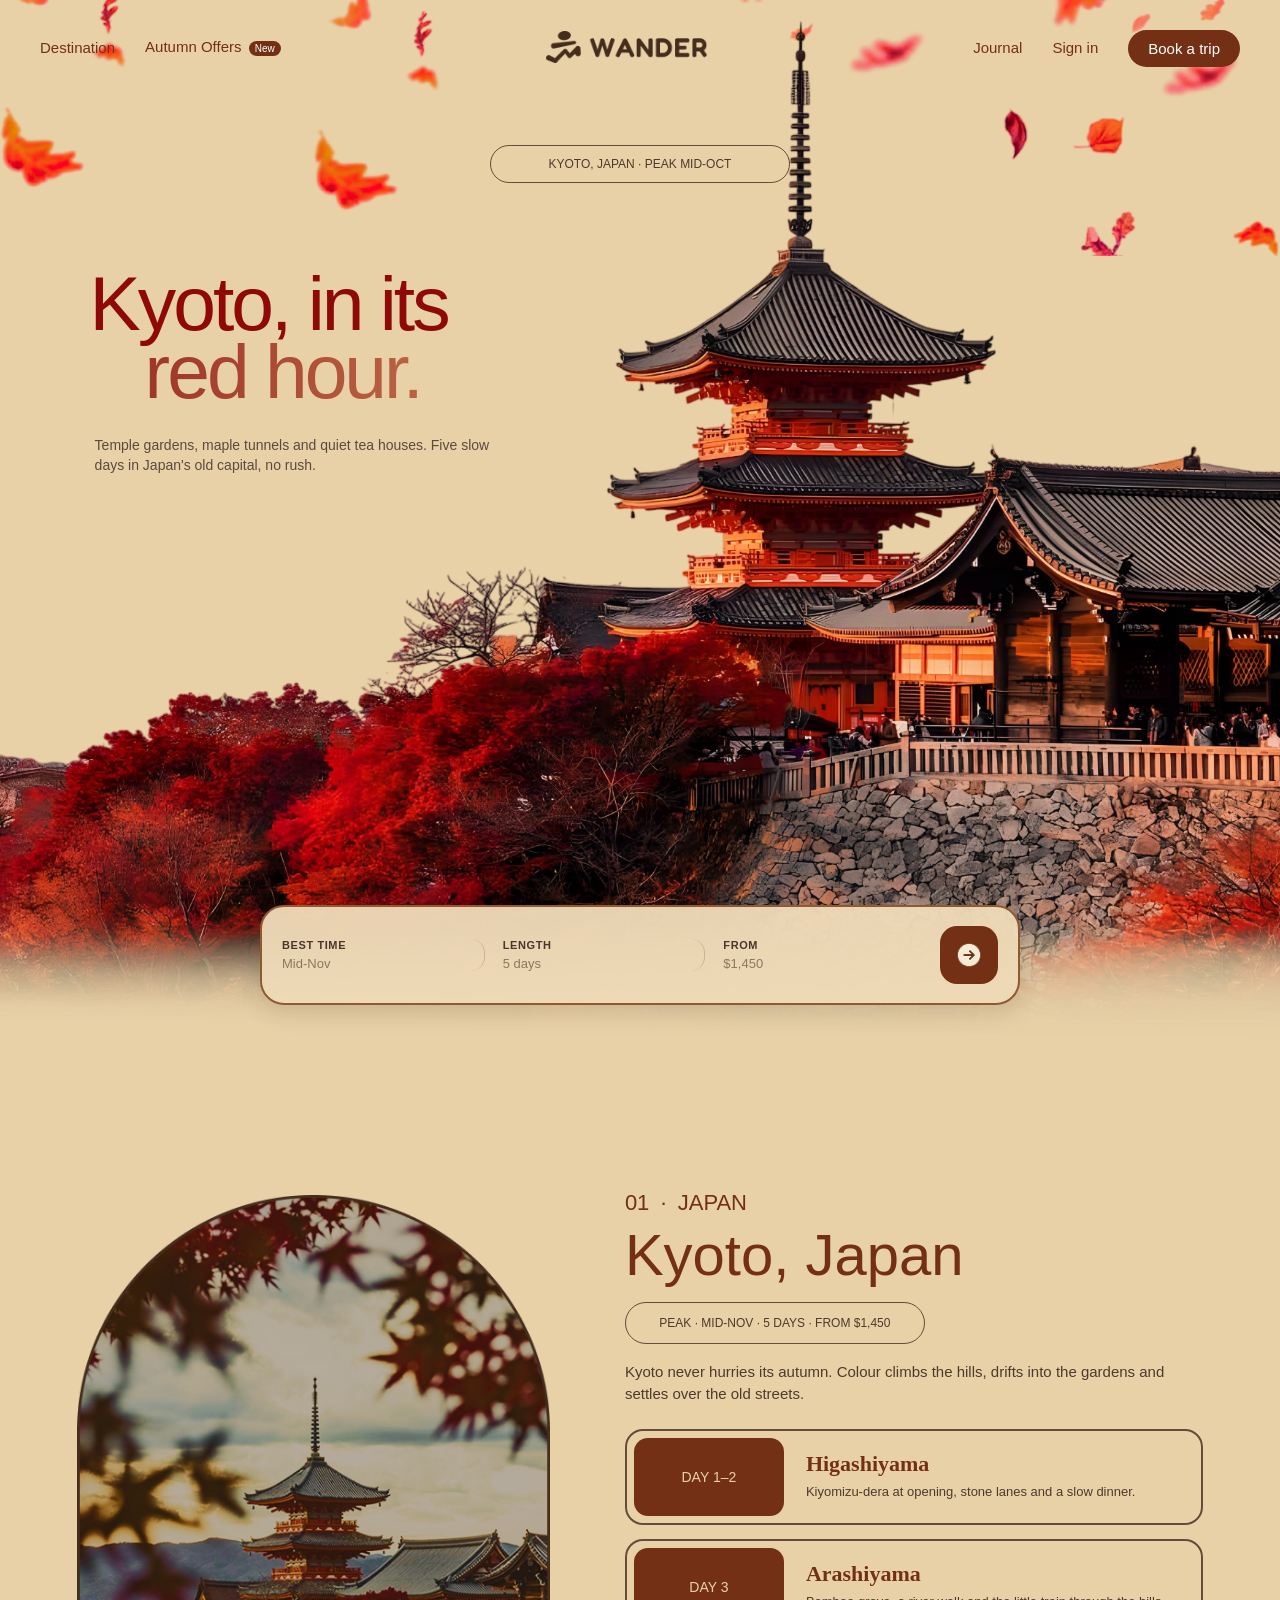
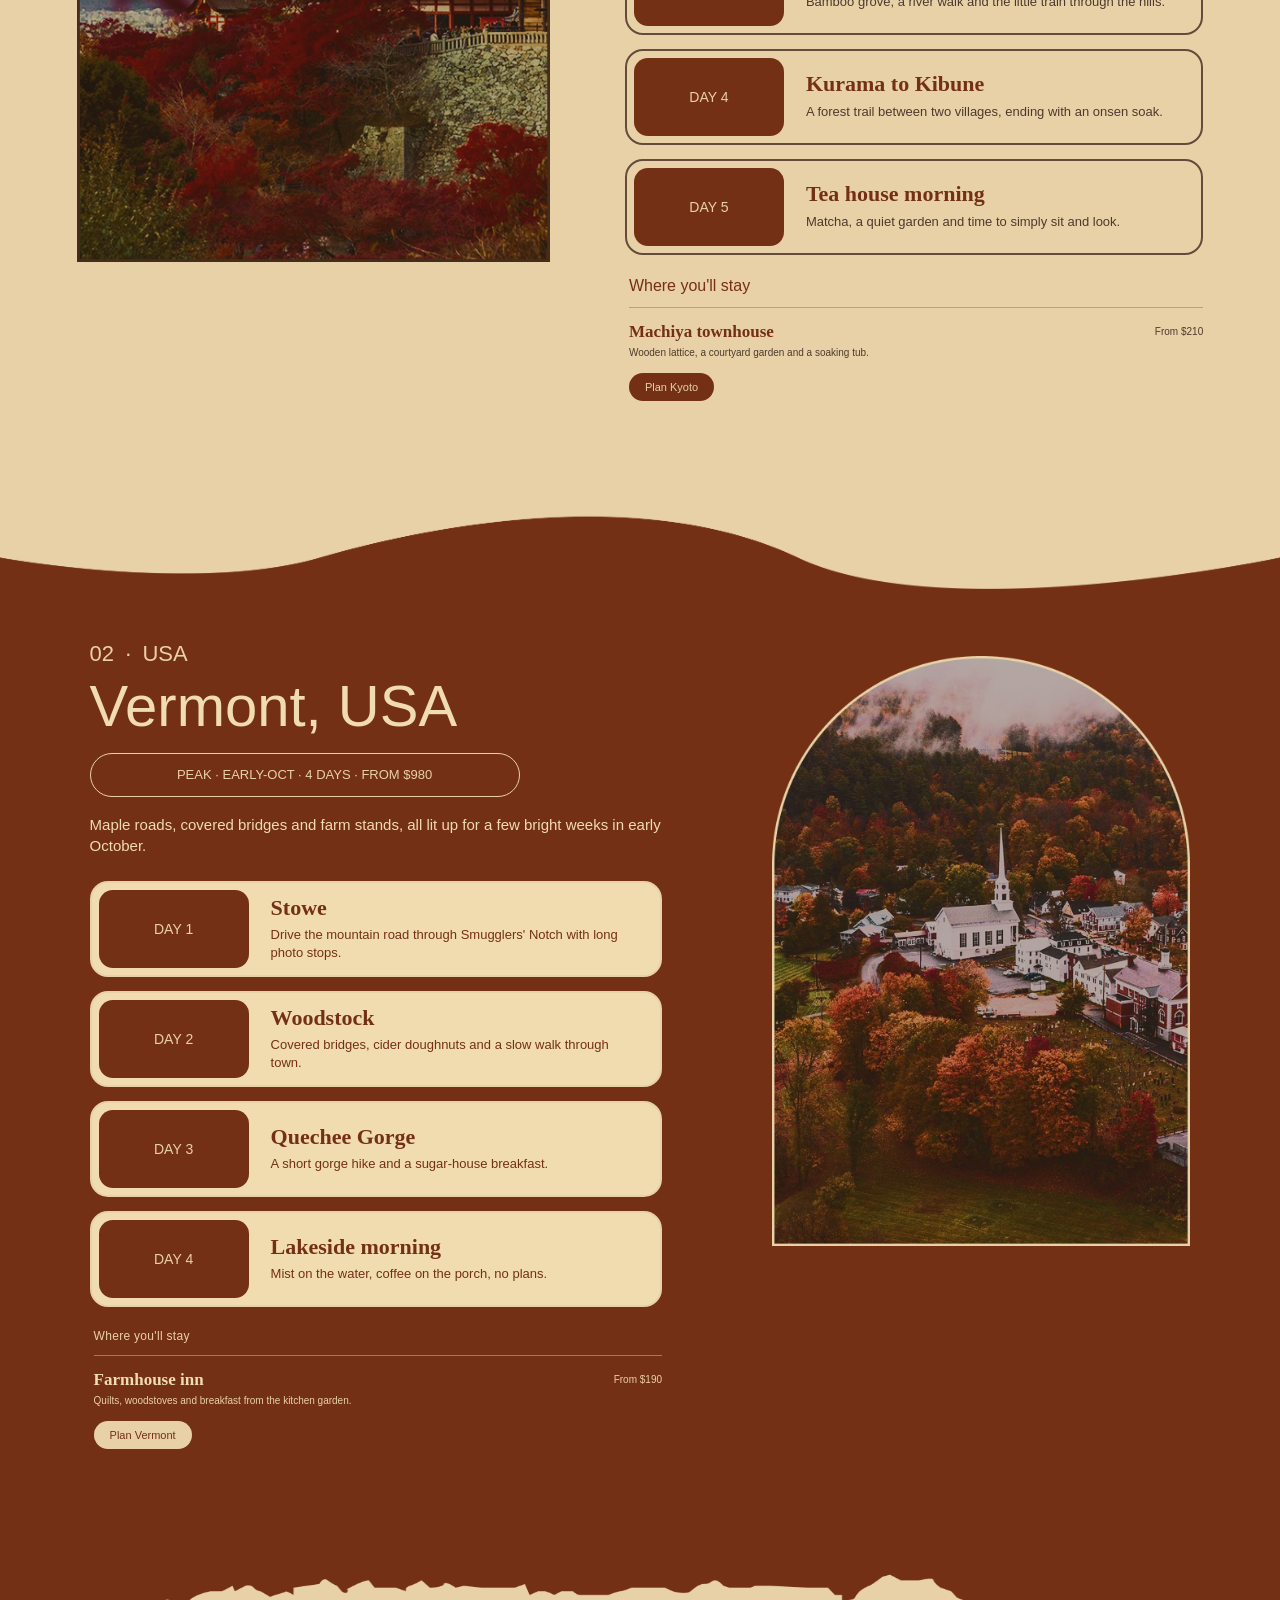
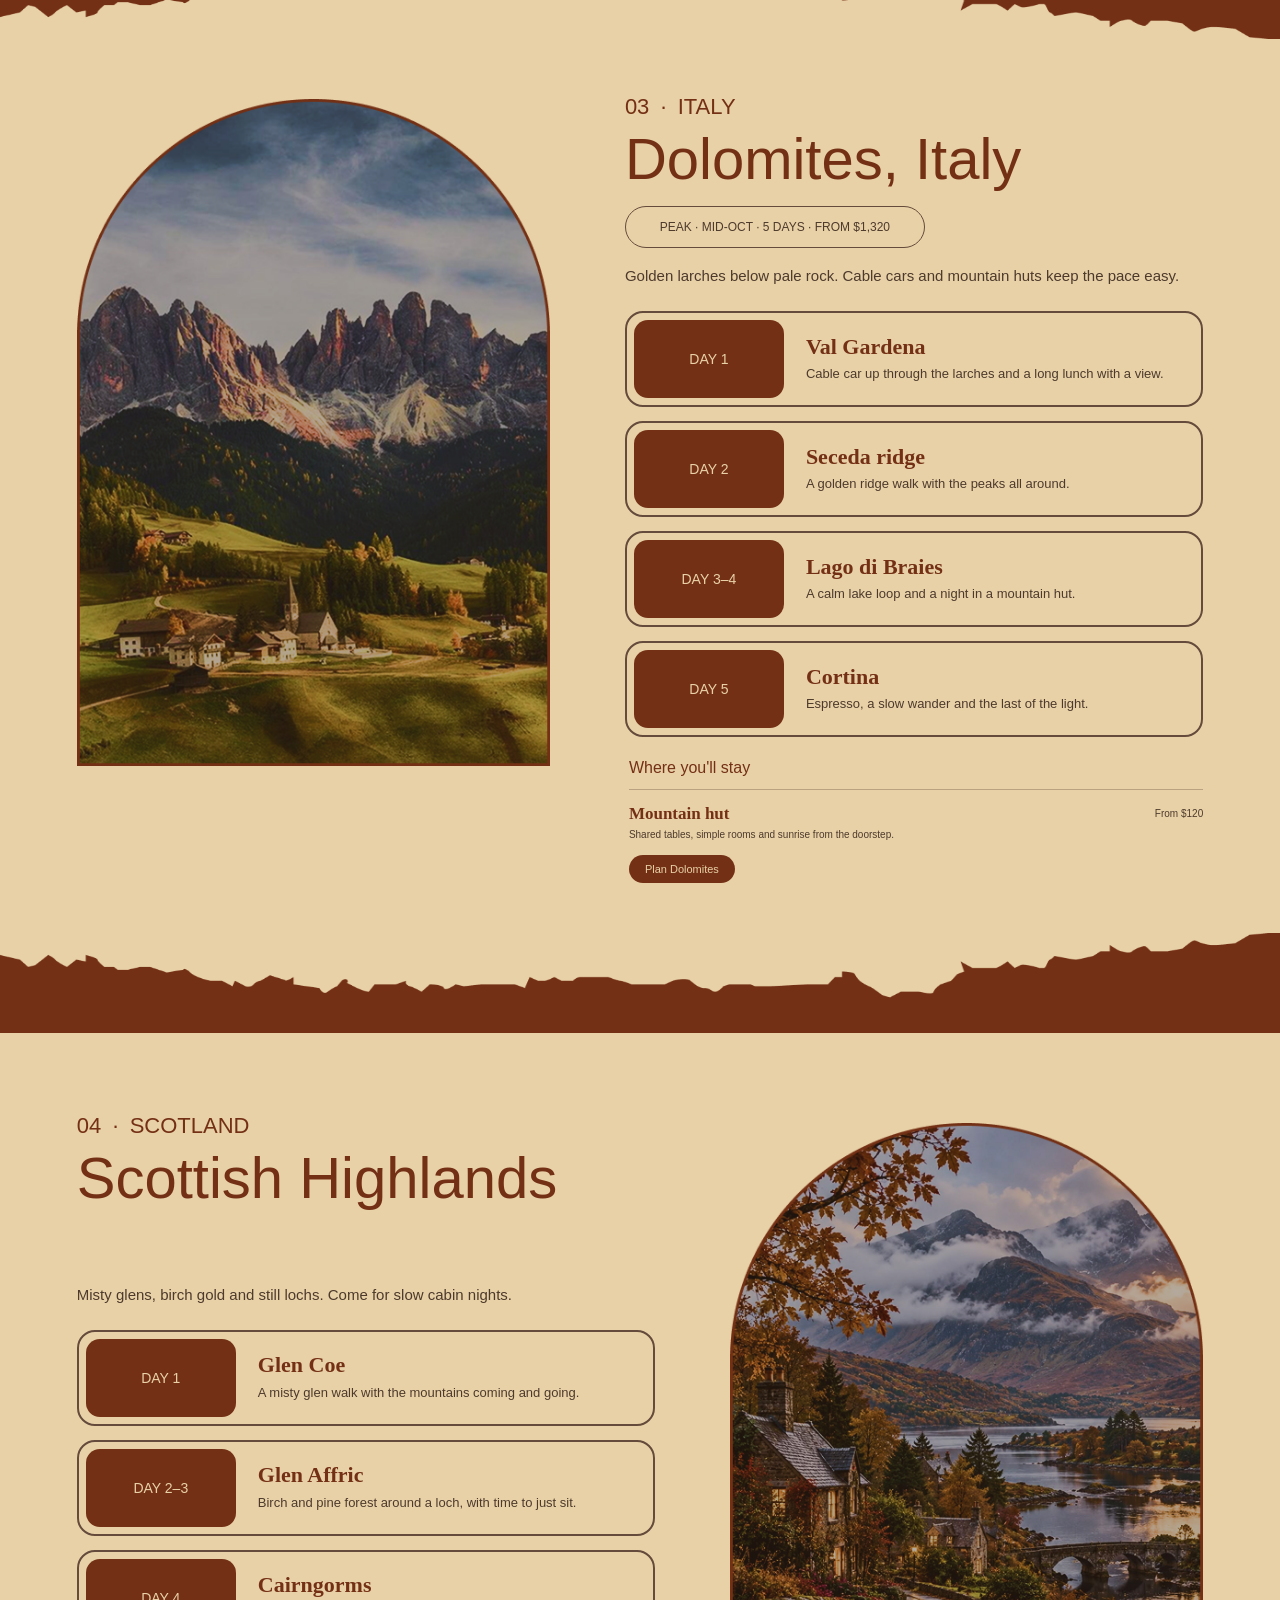
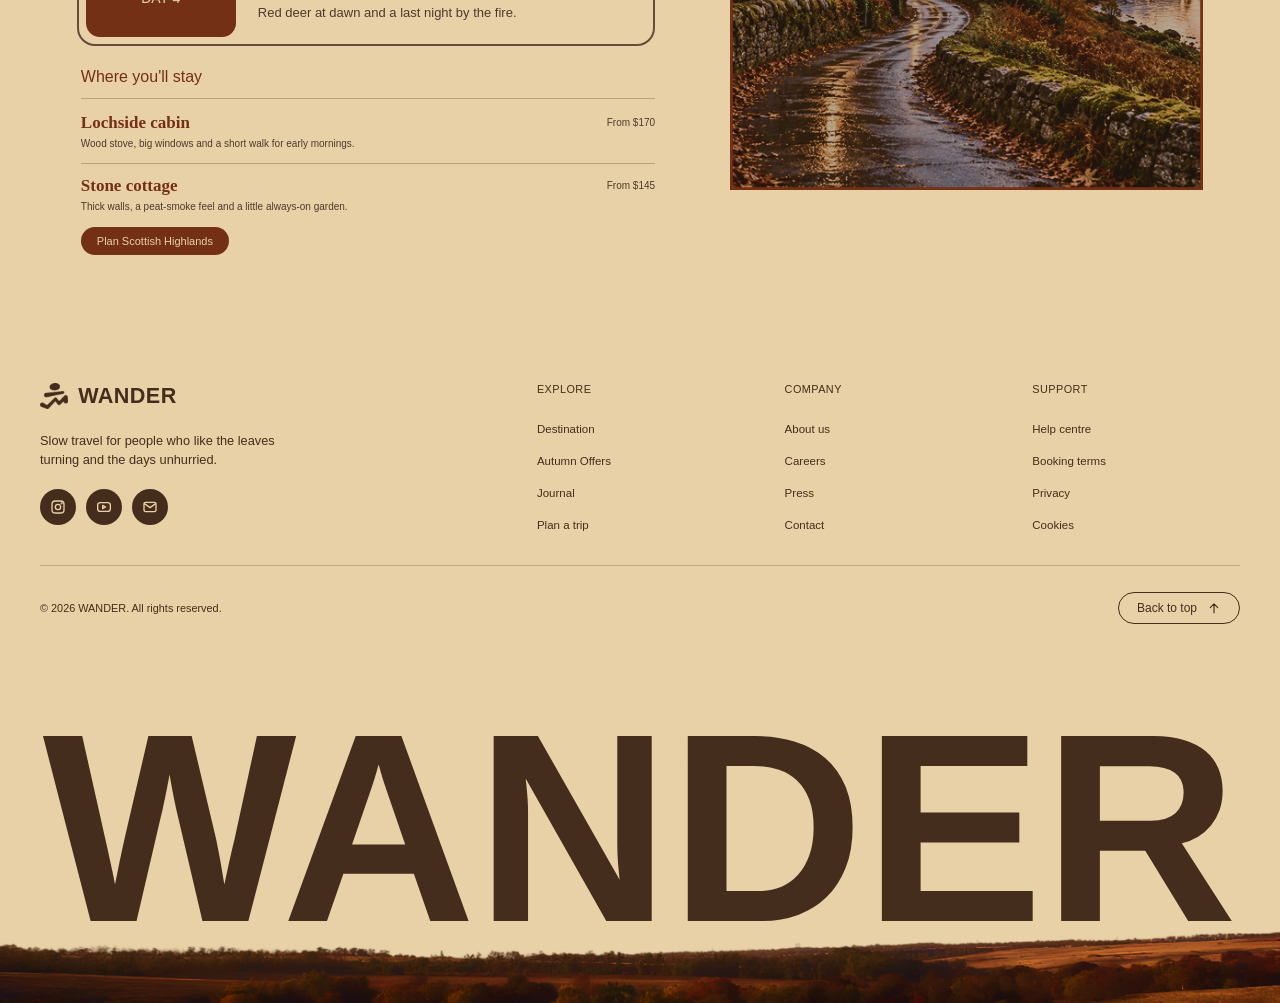
<file: kyoto.html>
<!DOCTYPE html>
<html lang="en">
<head>

    <meta charset="UTF-8">
    <meta name="viewport" content="width=device-width, initial-scale=1.0">

    <title>Wander - Kyoto</title>

    <link rel="stylesheet" href="stylekyota.css">

</head>

<body>

    <section class="kyoto-hero">

        <!-- Falling leaves -->

        <img class="kyoto-leaves" src="images_section_one/image-Photoroom 1.png" alt="">


        <!-- Navigation -->

        <nav class="kyoto-nav">

            <div class="nav-left">

                <a href="#">Destination</a>

                <a href="#">
                    Autumn Offers
                    <span class="badge-new">New</span>
                </a>

            </div>


            <a href="index.html" class="logo">
                <img src="images_section_one/logo (3).png" alt="Wander">
            </a>


            <div class="nav-right">

                <a href="#">Journal</a>

                <a href="#">Sign in</a>

                <a href="#" class="book-button">Book a trip</a>

            </div>

        </nav>


        <!-- Centre location pill -->

        <div class="location-pill">KYOTO, JAPAN · PEAK MID-OCT</div>


        <!-- Kyoto text -->

        <main class="kyoto-content">

            <h1>Kyoto, in its<br><span>red hour.</span></h1>

            <p>Temple gardens, maple tunnels and quiet tea houses. Five slow days in Japan's old capital, no rush.</p>

        </main>


        <!-- Kyoto image -->

        <div class="kyoto-image">

            <img src="images_section_one/d01.png" alt="Kyoto temple surrounded by autumn trees">

        </div>


        <!-- Trip information -->

        <div class="trip-card">

            <div class="trip-item">

                <span>Best time</span>
                <strong>Mid-Nov</strong>

            </div>


            <div class="trip-item">

                <span>Length</span>
                <strong>5 days</strong>

            </div>


            <div class="trip-item">

                <span>From</span>
                <strong>$1,450</strong>

            </div>


            <a href="#" class="trip-button">
                <img src="images_section_one/Forward Button.png" alt="">
            </a>

        </div>

    </section>


    <!-- KYOTO DETAILS SECTION -->

    <section class="kyoto-details">

        <div class="kyoto-details-image">

            <img src="images_section_one/Group 64.png" alt="Kyoto temple surrounded by autumn foliage">

        </div>


        <div class="kyoto-details-content">

            <div class="section-number">01 <span>·</span> JAPAN</div>

            <h2>Kyoto, Japan</h2>

            <div class="details-pill">PEAK · MID-NOV · 5 DAYS · FROM $1,450</div>

            <p class="details-intro">Kyoto never hurries its autumn. Colour climbs the hills, drifts into the gardens and settles over the old streets.</p>


            <!-- ITINERARY -->

            <div class="itinerary">

                <div class="itinerary-row">

                    <div class="day-box">DAY 1–2</div>

                    <div class="itinerary-info">

                        <h3>Higashiyama</h3>

                        <p>Kiyomizu-dera at opening, stone lanes and a slow dinner.</p>

                    </div>

                </div>


                <div class="itinerary-row">

                    <div class="day-box">DAY 3</div>

                    <div class="itinerary-info">

                        <h3>Arashiyama</h3>

                        <p>Bamboo grove, a river walk and the little train through the hills.</p>

                    </div>

                </div>


                <div class="itinerary-row">

                    <div class="day-box">DAY 4</div>

                    <div class="itinerary-info">

                        <h3>Kurama to Kibune</h3>

                        <p>A forest trail between two villages, ending with an onsen soak.</p>

                    </div>

                </div>


                <div class="itinerary-row">

                    <div class="day-box">DAY 5</div>

                    <div class="itinerary-info">

                        <h3>Tea house morning</h3>

                        <p>Matcha, a quiet garden and time to simply sit and look.</p>

                    </div>

                </div>

            </div>


            <!-- WHERE TO STAY -->

            <div class="stay">

                <div class="line">Where you'll stay</div>


                <div class="stay-row">

                    <div class="stay-info">

                        <h3>Machiya townhouse</h3>

                        <p>Wooden lattice, a courtyard garden and a soaking tub.</p>

                    </div>

                    <div class="stay-price">From $210</div>

                </div>


                <a href="#" class="plan-button">Plan Kyoto</a>

            </div>

        </div>

    </section>


    <!-- VERMONT DETAILS SECTION -->

    <section class="vermont-details">

        <!-- TOP WAVE -->

        <img class="vermont-wave" src="images_section_one/Rectangle 45.png" alt="" aria-hidden="true">


        <!-- VERMONT CONTENT -->

        <div class="vermont-details-content">

            <div class="vermont-section-number">02 <span>·</span> USA</div>

            <h2>Vermont, USA</h2>

            <div class="vermont-pill">PEAK · EARLY-OCT · 4 DAYS · FROM $980</div>

            <p class="vermont-intro">Maple roads, covered bridges and farm stands, all lit up for a few bright weeks in early October.</p>


            <!-- ITINERARY -->

            <div class="vermont-itinerary">

                <div class="vermont-itinerary-row">

                    <div class="vermont-day-box">DAY 1</div>

                    <div class="vermont-itinerary-info">

                        <h3>Stowe</h3>

                        <p>Drive the mountain road through Smugglers' Notch with long photo stops.</p>

                    </div>

                </div>


                <div class="vermont-itinerary-row">

                    <div class="vermont-day-box">DAY 2</div>

                    <div class="vermont-itinerary-info">

                        <h3>Woodstock</h3>

                        <p>Covered bridges, cider doughnuts and a slow walk through town.</p>

                    </div>

                </div>


                <div class="vermont-itinerary-row">

                    <div class="vermont-day-box">DAY 3</div>

                    <div class="vermont-itinerary-info">

                        <h3>Quechee Gorge</h3>

                        <p>A short gorge hike and a sugar-house breakfast.</p>

                    </div>

                </div>


                <div class="vermont-itinerary-row">

                    <div class="vermont-day-box">DAY 4</div>

                    <div class="vermont-itinerary-info">

                        <h3>Lakeside morning</h3>

                        <p>Mist on the water, coffee on the porch, no plans.</p>

                    </div>

                </div>

            </div>


            <!-- WHERE TO STAY -->

            <div class="vermont-stay">

                <div class="vermont-line">Where you'll stay</div>


                <div class="vermont-stay-row">

                    <div class="vermont-stay-info">

                        <h3>Farmhouse inn</h3>

                        <p>Quilts, woodstoves and breakfast from the kitchen garden.</p>

                    </div>

                    <div class="vermont-stay-price">From $190</div>

                </div>


                <a href="#" class="vermont-plan-button">Plan Vermont</a>

            </div>

        </div>


        <!-- VERMONT IMAGE -->

        <div class="vermont-details-image">

            <img src="images_section_one/Group 60.png" alt="Autumn Vermont village">

        </div>

    </section>


    <!-- DOLOMITES DETAILS SECTION -->

    <section class="kyoto-details dolomites-details">

        <!-- TOP DECORATION -->

        <img class="dolomites-decoration dolomites-decoration-top" src="images_section_one/Vector 3.png" alt="" aria-hidden="true">


        <!-- DOLOMITES IMAGE -->

        <div class="kyoto-details-image">

            <img src="images_section_one/Group 61.png" alt="Dolomites mountain landscape">

        </div>


        <!-- DOLOMITES CONTENT -->

        <div class="kyoto-details-content">

            <div class="section-number">03 <span>·</span> ITALY</div>

            <h2>Dolomites, Italy</h2>

            <div class="details-pill">PEAK · MID-OCT · 5 DAYS · FROM $1,320</div>

            <p class="details-intro">Golden larches below pale rock. Cable cars and mountain huts keep the pace easy.</p>


            <!-- ITINERARY -->

            <div class="itinerary">

                <div class="itinerary-row">

                    <div class="day-box">DAY 1</div>

                    <div class="itinerary-info">

                        <h3>Val Gardena</h3>

                        <p>Cable car up through the larches and a long lunch with a view.</p>

                    </div>

                </div>


                <div class="itinerary-row">

                    <div class="day-box">DAY 2</div>

                    <div class="itinerary-info">

                        <h3>Seceda ridge</h3>

                        <p>A golden ridge walk with the peaks all around.</p>

                    </div>

                </div>


                <div class="itinerary-row">

                    <div class="day-box">DAY 3–4</div>

                    <div class="itinerary-info">

                        <h3>Lago di Braies</h3>

                        <p>A calm lake loop and a night in a mountain hut.</p>

                    </div>

                </div>


                <div class="itinerary-row">

                    <div class="day-box">DAY 5</div>

                    <div class="itinerary-info">

                        <h3>Cortina</h3>

                        <p>Espresso, a slow wander and the last of the light.</p>

                    </div>

                </div>

            </div>


            <!-- WHERE TO STAY -->

            <div class="stay">

                <div class="line">Where you'll stay</div>


                <div class="stay-row">

                    <div class="stay-info">

                        <h3>Mountain hut</h3>

                        <p>Shared tables, simple rooms and sunrise from the doorstep.</p>

                    </div>

                    <div class="stay-price">From $120</div>

                </div>


                <a href="#" class="plan-button">Plan Dolomites</a>

            </div>

        </div>


        <!-- BOTTOM DECORATION -->

        <img class="dolomites-decoration dolomites-decoration-bottom" src="images_section_one/Vector 4.png" alt="" aria-hidden="true">

    </section>


    <!-- SCOTTISH HIGHLANDS DETAILS-->

    <section class="kyoto-details scotland-details">

        <!-- SCOTLAND IMAGE -->

        <div class="kyoto-details-image">

            <img src="images_section_one/Group 62.png" alt="Autumn landscape in the Scottish Highlands">

        </div>


        <!-- SCOTLAND CONTENT -->

        <div class="kyoto-details-content">

            <div class="section-number">04 <span>·</span> SCOTLAND</div>

            <h2>Scottish Highlands</h2>

            <div class="details-pill">PEAK · OCT · 4 DAYS · FROM $890</div>

            <p class="details-intro">Misty glens, birch gold and still lochs. Come for slow cabin nights.</p>


            <!-- ITINERARY -->

            <div class="itinerary">

                <div class="itinerary-row">

                    <div class="day-box">DAY 1</div>

                    <div class="itinerary-info">

                        <h3>Glen Coe</h3>

                        <p>A misty glen walk with the mountains coming and going.</p>

                    </div>

                </div>


                <div class="itinerary-row">

                    <div class="day-box">DAY 2–3</div>

                    <div class="itinerary-info">

                        <h3>Glen Affric</h3>

                        <p>Birch and pine forest around a loch, with time to just sit.</p>

                    </div>

                </div>


                <div class="itinerary-row">

                    <div class="day-box">DAY 4</div>

                    <div class="itinerary-info">

                        <h3>Cairngorms</h3>

                        <p>Red deer at dawn and a last night by the fire.</p>

                    </div>

                </div>

            </div>


            <!-- WHERE TO STAY -->

            <div class="stay">

                <div class="line">Where you'll stay</div>


                <div class="stay-row">

                    <div class="stay-info">

                        <h3>Lochside cabin</h3>

                        <p>Wood stove, big windows and a short walk for early mornings.</p>

                    </div>

                    <div class="stay-price">From $170</div>

                </div>


                <div class="stay-row scotland-second-stay">

                    <div class="stay-info">

                        <h3>Stone cottage</h3>

                        <p>Thick walls, a peat-smoke feel and a little always-on garden.</p>

                    </div>

                    <div class="stay-price">From $145</div>

                </div>


                <a href="#" class="plan-button">Plan Scottish Highlands</a>

            </div>

        </div>

    </section>

    <!-- SECTION 6: Footer -->

<footer class="site-footer">

    <div class="footer-top">

        <div class="brand-col">

            <a class="brand" href="#top" aria-label="Wander, back to top">
                <img src="images_section_one/pureLogo.png" alt="">
                <span>WANDER</span>
            </a>

            <p>Slow travel for people who like the leaves turning and the days unhurried.</p>

            <div class="socials">

                <a href="#" aria-label="Instagram">
                    <svg viewBox="0 0 24 24" aria-hidden="true"><rect x="3" y="3" width="18" height="18" rx="5"/><circle cx="12" cy="12" r="4"/><circle cx="17.5" cy="6.5" r=".6"/></svg>
                </a>

                <a href="#" aria-label="YouTube">
                    <svg viewBox="0 0 24 24" aria-hidden="true"><rect x="2.5" y="5.5" width="19" height="13" rx="4"/><path d="M10 9.5v5l4.5-2.5z"/></svg>
                </a>

                <a href="#" aria-label="Email us">
                    <svg viewBox="0 0 24 24" aria-hidden="true"><rect x="3" y="5" width="18" height="14" rx="2.5"/><path d="M3.5 7l8.5 6 8.5-6"/></svg>
                </a>

            </div>

        </div>


        <nav class="footer-col" aria-label="Explore">

            <h3>Explore</h3>

            <ul>
                <li><a href="#">Destination</a></li>
                <li><a href="#">Autumn Offers</a></li>
                <li><a href="#">Journal</a></li>
                <li><a href="#">Plan a trip</a></li>
            </ul>

        </nav>


        <nav class="footer-col" aria-label="Company">

            <h3>Company</h3>

            <ul>
                <li><a href="#">About us</a></li>
                <li><a href="#">Careers</a></li>
                <li><a href="#">Press</a></li>
                <li><a href="#">Contact</a></li>
            </ul>

        </nav>


        <nav class="footer-col" aria-label="Support">

            <h3>Support</h3>

            <ul>
                <li><a href="#">Help centre</a></li>
                <li><a href="#">Booking terms</a></li>
                <li><a href="#">Privacy</a></li>
                <li><a href="#">Cookies</a></li>
            </ul>

        </nav>

    </div>


    <div class="footer-bottom">

        <p>&copy; 2026 WANDER. All rights reserved.</p>

        <a class="to-top" href="#top">
            Back to top
            <svg viewBox="0 0 24 24" aria-hidden="true"><path d="M12 20V5M5.5 11.5L12 5l6.5 6.5"/></svg>
        </a>

    </div>


    <p class="wordmark" aria-hidden="true">WANDER</p>

</footer>

<script>
(() => {
    /* ---------- 1. Scroll reveal ----------
       Each entry is [selector, delay in ms between siblings, optional direction].
       Matching elements get .fx-reveal; .in-view is added when they scroll into view. */
    const groups = [
        ['.kyoto-details-image, .vermont-details-image', 0, 'from-left'],
        ['.kyoto-details-content > *, .vermont-details-content > *', 90],
        ['.itinerary-row, .vermont-itinerary-row', 110],
        ['.stay-row, .vermont-stay-row', 0],
        ['.calendar-eyebrow, .calendar-content h2, .calendar-table, .calendar-legend, .calendar-note', 110],
        ['.footer-top > *', 100],
        ['.footer-bottom', 0],
        ['.wordmark', 0],
    ];
    const targets = [];
    groups.forEach(([selector, step, dir]) => {
        document.querySelectorAll(selector).forEach((el, i) => {
            if (el.classList.contains('fx-reveal') || el.classList.contains('reveal')) return;
            if (el.closest('.site-footer')) {
                el.classList.add('reveal');            // footer keeps its original reveal style
            } else {
                el.classList.add('fx-reveal');
                if (dir) el.classList.add(dir);
            }
            el.style.setProperty('--d', (i % 6) * step + 'ms');
            targets.push(el);
        });
    });

    if (!('IntersectionObserver' in window)) {
        targets.forEach(el => el.classList.add('in-view'));
    } else {
        const io = new IntersectionObserver(entries => {
            entries.forEach(entry => {
                if (!entry.isIntersecting) return;
                entry.target.classList.add('in-view');
                io.unobserve(entry.target);          // reveal once
            });
        }, { threshold: 0.12, rootMargin: '0px 0px -40px 0px' });
        targets.forEach(el => io.observe(el));
    }

    /* ---------- 2. Hero parallax ---------- */
    const leaves = document.querySelector('.kyoto-leaves');
    if (leaves && !matchMedia('(prefers-reduced-motion: reduce)').matches) {
        let ticking = false;
        addEventListener('scroll', () => {
            if (ticking) return;
            ticking = true;
            requestAnimationFrame(() => {
                leaves.style.setProperty('--scroll-y', Math.min(scrollY, 1100) * 0.18 + 'px');
                ticking = false;
            });
        }, { passive: true });
    }
})();
</script>


</body>
</html>
</file>
<file: stylekyota.css>
*{
    margin: 0;
    padding: 0;
    box-sizing: border-box;
} /*Removing the default padding and margin.*/

/*Styles the html*/
html {
    scroll-behavior: smooth;
}

/*Styles the body*/
body{
    font-family: 'Segoe UI', Tahoma, Geneva, Verdana, sans-serif;
    background-color: #E8D1A7;
    color: #743014;
    overflow-x: hidden;
}

/*Styles the Kyoto hero section*/
.kyoto-hero {
    position: relative;
    width: 100%;
    min-height: 1110px;
    height: 1110px;
    background-color: #E8D1A7;
    overflow: hidden;
    padding-top: 25px;
}

/*Styles the falling leaves*/
.kyoto-leaves {
    position: absolute;
    top: -100px;
    left: 0;
    width: 100%;
    height: auto;
    display: block;
    pointer-events: none;
    z-index: 1;
}

/*Styles the navigation*/
.kyoto-nav {
    position: relative;
    z-index: 10;
    width: calc(100% - 80px);
    max-width: 1660px;
    margin: 0 auto;
    display: flex;
    align-items: center;
    justify-content: space-between;
    padding: 5px 0;
}

/*Styles the left and right side of the navigation*/
.nav-left,
.nav-right {
    display: flex;
    align-items: center;
    gap: 30px;
    font-size: 15px;
    font-weight: 500;
}

/*Styles the navigation links*/
.kyoto-nav a {
    text-decoration: none;
    color: #743014;
    transition: opacity 0.2s ease;
}

/*Changes the navigation links when hovered over*/
.kyoto-nav a:hover {
    opacity: 0.7;
}

/*Styles the New badge*/
.badge-new {
    display: inline-block;
    background-color: #743014;
    color: #FFFFFF !important;
    font-size: 10px;
    padding: 2px 6px;
    border-radius: 10px;
    margin-left: 3px;
    vertical-align: middle;
}

/*Styles the logo*/
.logo img {
    display: block;
    width: auto;
    height: 32px;
    object-fit: contain;
}

/*Styles the book button*/
.book-button {
    display: inline-block;
    background-color: #743014;
    color: #FFFFFF !important;
    padding: 10px 20px;
    border-radius: 25px;
    text-decoration: none;
}

/*Styles the location pill*/
.location-pill {
    position: absolute;
    z-index: 18;
    left: 50%;
    top: 145px;
    transform: translateX(-50%);
    width: 300px;
    height: 38px;
    display: flex;
    align-items: center;
    justify-content: center;
    border: 1px solid #654B3B;
    border-radius: 20px;
    background: transparent;
    color: #4D3A2C;
    font-size: 12px;
    font-weight: 400;
    letter-spacing: 0;
    white-space: nowrap;
}

/*Styles the Kyoto title*/
.kyoto-content {
    position: absolute;
    z-index: 12;
    left: 7%;
    top: 270px;
    width: 620px;
    text-align: left;
}

.kyoto-content h1 {
    margin: 0;
    font-family: 'Segoe UI', Arial, Helvetica, sans-serif;
    font-size: clamp(72px, 6vw, 92px);
    font-weight: 400;
    line-height: 0.88;
    letter-spacing: -3px;
    color: #8F0909;
    white-space: nowrap;
}

/*Styles the second line of the Kyoto title*/
.kyoto-content h1 span {
    display: inline-block;
    margin-left: 55px;
    background: linear-gradient(
        90deg,
        #9F3627 0%,
        #BD6847 50%,
        #D17A45 100%
    );
    -webkit-background-clip: text;
    -webkit-text-fill-color: transparent;
    background-clip: text;
    color: transparent;
}

/*Styles the Kyoto description*/
.kyoto-content p {
    position: relative;
    z-index: 13;
    max-width: 420px;
    margin-top: 30px;
    margin-left: 5px;
    font-size: 14px;
    line-height: 1.45;
    color: #5B4A3D;
}

/*Styles the Kyoto image*/
.kyoto-image {
    position: absolute;
    z-index: 2;
    top: 10px;
    left: 0;
    width: 100%;
    height: 1095px;
    overflow: visible;
    line-height: 0;
    pointer-events: none;
}

/*Styles the Kyoto image itself*/
.kyoto-image img {
    display: block;
    width: 100%;
    height: 100%;
    object-fit: cover;
    object-position: center top;
}

/*Styles the trip information card*/
.trip-card {
    position: absolute;
    z-index: 30;
    left: 50%;
    bottom: 105px;
    transform: translateX(-50%);
    width: min(760px, 88%);
    height: 100px;
    display: flex;
    align-items: center;
    padding: 13px 20px;
    background: rgba(239, 218, 184, 0.96);
    border: 2px solid #8E5A32;
    border-radius: 24px;
    box-shadow: 0 8px 25px rgba(45, 30, 20, 0.12);
}

/*Styles the trip items*/
.trip-item {
    flex: 1;
    padding: 0 18px;
    border-right: 1px solid #C9B292;
}

.trip-item:first-child {
    padding-left: 0;
}

.trip-item:last-of-type {
    border-right: none;
}

/*Styles the trip labels*/
.trip-item span {
    display: block;
    font-size: 11px;
    font-weight: 700;
    letter-spacing: 0.6px;
    color: #49372B;
    text-transform: uppercase;
    margin-bottom: 5px;
}

/*Styles the trip values*/
.trip-item strong {
    display: block;
    font-size: 13px;
    font-weight: 400;
    color: #8B775F;
}

/*Styles the trip button*/
.trip-button {
    flex-shrink: 0;
    width: 58px;
    height: 58px;
    margin-left: 15px;
    display: flex;
    align-items: center;
    justify-content: center;
    background-color: #743014;
    border-radius: 17px;
    text-decoration: none;
    transition: background-color 0.2s ease, transform 0.2s ease;
}

/*Changes the trip button when hovered over*/
.trip-button:hover {
    background-color: #743014;
    transform: scale(1.03);
}

/*Styles the image inside the trip button*/
.trip-button img {
    width: 28px;
    height: 28px;
    object-fit: contain;
}

/*Styles the Kyoto details section*/
.kyoto-details {
    position: relative;
    width: 100%;
    min-height: 900px;
    display: flex;
    align-items: flex-start;
    gap: 75px;
    padding: 75px 6% 90px;
    background-color: #E8D1A7;
}

/*Styles the details image*/
.kyoto-details-image {
    flex: 0 0 42%;
    max-width: 700px;
    margin-top: 10px;
}

.kyoto-details-image img {
    display: block;
    width: 100%;
    height: auto;
}

/*Styles the details content*/
.kyoto-details-content {
    flex: 1;
    max-width: 760px;
    padding-top: 5px;
}

/*Styles the section number*/
.section-number {
    margin-bottom: 10px;
    font-size: 22px;
    font-weight: 400;
    color: #743014;
}

.section-number span {
    margin: 0 5px;
}

/*Styles the main title*/
.kyoto-details-content h2 {
    margin: 0 0 18px;
    font-family: 'Segoe UI', Arial, Helvetica, sans-serif;
    font-size: 58px;
    font-weight: 500;
    line-height: 1;
    color: #743014;
}

/*Styles the details pill*/
.details-pill {
    display: flex;
    align-items: center;
    justify-content: center;
    width: 300px;
    height: 42px;
    border: 1.5px solid #654B3B;
    border-radius: 24px;
    background: transparent;
    color: #4D3A2C;
    font-size: 12px;
    font-weight: 400;
}

/*Styles the introduction text*/
.details-intro {
    max-width: 720px;
    margin-top: 17px;
    margin-bottom: 24px;
    font-size: 15px;
    line-height: 1.45;
    color: #4D3A2C;
}

/*Styles the itinerary*/
.itinerary {
    width: 100%;
}

/*Styles the itinerary rows*/
.itinerary-row {
    width: 100%;
    min-height: 92px;
    margin-bottom: 14px;
    padding: 7px;
    display: flex;
    align-items: center;
    border: 2px solid #654B3B;
    border-radius: 18px;
    background-color: transparent;
}

/*Styles the day box*/
.day-box {
    width: 150px;
    height: 78px;
    flex-shrink: 0;
    display: flex;
    align-items: center;
    justify-content: center;
    border-radius: 14px;
    background-color: #743014;
    color: #E8D1A7;
    font-size: 14px;
    font-weight: 400;
}

/*Styles the itinerary information*/
.itinerary-info {
    padding: 0 22px;
}

/*Styles the itinerary title*/
.itinerary-info h3 {
    margin: 0 0 6px;
    font-family: Georgia, serif;
    font-size: 22px;
    font-weight: 600;
    line-height: 1.1;
    color: #743014;
}

/*Styles the itinerary description*/
.itinerary-info p {
    margin: 0;
    font-size: 13px;
    line-height: 1.4;
    color: #4D3A2C;
}

/*Styles the Where to Stay section*/
.stay {
    margin-top: 22px;
    padding-left: 4px;
}

/*Styles the stay label*/
.stay-label {
    margin-bottom: 9px;
    font-size: 12px;
    letter-spacing: 0.6px;
    color: #4D3A2C;
}

/*Styles the stay row*/
.stay-row {
    display: flex;
    align-items: flex-start;
    justify-content: space-between;
    width: 100%;
    max-width: 720px;
}

/*Styles the stay title*/
.stay-info h3 {
    margin: 0 0 4px;
    font-family: Georgia, serif;
    font-size: 17px;
    font-weight: 600;
    color: #743014;
}

/*Styles the stay description*/
.stay-info p {
    margin: 0;
    font-size: 10px;
    line-height: 1.4;
    color: #4D3A2C;
}

/*Styles the stay price*/
.stay-price {
    padding-top: 4px;
    font-size: 10px;
    color: #4D3A2C;
}

/*Styles the Plan Kyoto button*/
.plan-button {
    display: inline-block;
    margin-top: 13px;
    padding: 8px 16px;
    border-radius: 16px;
    background-color: #743014;
    color: #E8D1A7;
    text-decoration: none;
    font-size: 11px;
    transition: opacity 0.2s ease;
}

/*Changes the Plan Kyoto button when hovered over*/
.plan-button:hover {
    opacity: 0.8;
}

/*Styles the line*/
.line {
    width: 100%;
    padding-bottom: 12px;
    margin-bottom: 14px;
    border-bottom: 1px solid rgba(101, 75, 59, 0.35);
}

/*Styles the Vermont details section*/
.vermont-details {
    position: relative;
    width: 100%;
    min-height: 900px;
    padding: 150px 7% 90px;
    display: flex;
    flex-direction: row;
    align-items: flex-start;
    justify-content: space-between;
    gap: 70px;
    background-color: #743014;
    overflow: hidden;
}

/*Styles the top wave*/
.vermont-wave {
    position: absolute;
    top: 0;
    left: 0;
    width: 100%;
    height: auto;
    display: block;
    pointer-events: none;
    z-index: 1;
}

/*Styles the Vermont content*/
.vermont-details-content {
    position: relative;
    z-index: 3;
    width: 52%;
    max-width: 720px;
}

/*Styles the Vermont section number*/
.vermont-section-number {
    margin-bottom: 10px;
    font-size: 22px;
    font-weight: 400;
    color: #E8D1A7;
}

.vermont-section-number span {
    margin: 0 5px;
}

/*Styles the Vermont main title*/
.vermont-details-content h2 {
    margin: 0 0 18px;
    font-family: 'Segoe UI', Arial, Helvetica, sans-serif;
    font-size: 58px;
    font-weight: 500;
    line-height: 1;
    color: #F0DCAF;
}

/*Styles the Vermont pill*/
.vermont-pill {
    width: 430px;
    height: 44px;
    display: flex;
    align-items: center;
    justify-content: center;
    padding: 0 18px;
    border: 1.5px solid #E8D1A7;
    border-radius: 24px;
    background: transparent;
    color: #E8D1A7;
    font-size: 13px;
    font-weight: 400;
    white-space: nowrap;
}

/*Styles the Vermont introduction*/
.vermont-intro {
    max-width: 680px;
    margin-top: 17px;
    margin-bottom: 24px;
    font-size: 15px;
    line-height: 1.45;
    color: #F0DCAF;
}

/*Styles the Vermont itinerary*/
.vermont-itinerary {
    width: 100%;
}

/*Styles the Vermont itinerary rows*/
.vermont-itinerary-row {
    width: 100%;
    min-height: 92px;
    margin-bottom: 14px;
    padding: 7px;
    display: flex;
    align-items: center;
    border: 2px solid #E8D1A7;
    border-radius: 18px;
    background-color: #F0DCAF;
}

/*Styles the Vermont day box*/
.vermont-day-box {
    width: 150px;
    height: 78px;
    flex-shrink: 0;
    display: flex;
    align-items: center;
    justify-content: center;
    border-radius: 14px;
    background-color: #743014;
    color: #E8D1A7;
    font-size: 14px;
    font-weight: 400;
}

/*Styles the Vermont itinerary information*/
.vermont-itinerary-info {
    padding: 0 22px;
}

/*Styles the Vermont itinerary title*/
.vermont-itinerary-info h3 {
    margin: 0 0 6px;
    font-family: Georgia, serif;
    font-size: 22px;
    font-weight: 600;
    line-height: 1.1;
    color: #743014;
}

/*Styles the Vermont itinerary description*/
.vermont-itinerary-info p {
    margin: 0;
    font-size: 13px;
    line-height: 1.4;
    color: #743014;
}

/*Styles the Vermont Where to Stay section*/
.vermont-stay {
    margin-top: 22px;
    padding-left: 4px;
}

/*Styles the Vermont line*/
.vermont-line {
    width: 100%;
    padding-bottom: 12px;
    margin-bottom: 14px;
    border-bottom: 1px solid rgba(232, 209, 167, 0.45);
    font-size: 12px;
    letter-spacing: 0.3px;
    color: #E8D1A7;
}

/*Styles the Vermont stay row*/
.vermont-stay-row {
    display: flex;
    align-items: flex-start;
    justify-content: space-between;
    width: 100%;
    max-width: 720px;
}

/*Styles the Vermont stay title*/
.vermont-stay-info h3 {
    margin: 0 0 4px;
    font-family: Georgia, serif;
    font-size: 17px;
    font-weight: 600;
    color: #F0DCAF;
}

/*Styles the Vermont stay description*/
.vermont-stay-info p {
    margin: 0;
    font-size: 10px;
    line-height: 1.4;
    color: #E8D1A7;
}

/*Styles the Vermont stay price*/
.vermont-stay-price {
    padding-top: 4px;
    font-size: 10px;
    color: #E8D1A7;
}

/*Styles the Vermont button*/
.vermont-plan-button {
    display: inline-block;
    margin-top: 13px;
    padding: 8px 16px;
    border-radius: 16px;
    background-color: #E8D1A7;
    color: #743014;
    text-decoration: none;
    font-size: 11px;
}

/*Styles the Vermont image*/
.vermont-details-image {
    position: relative;
    z-index: 3;
    width: 38%;
    max-width: 560px;
    flex-shrink: 0;
    margin-top: 15px;
}

.vermont-details-image img {
    display: block;
    width: 100%;
    height: auto;
}

/*Styles the Dolomites details section*/
.dolomites-details {
    position: relative;
    overflow: hidden;

    /*Extra space so the decorations do not touch the content.*/
    padding-top: 150px;
    padding-bottom: 150px;
}

/*Styles the Dolomites decorations*/
.dolomites-decoration {
    position: absolute;
    left: 0;
    width: 100%;
    height: 100px;
    display: block;
    pointer-events: none;
    z-index: 1;
}

/*Styles the top decoration*/
.dolomites-decoration-top {
    top: 0;
    object-fit: fill;
}

/*Styles the bottom decoration*/
.dolomites-decoration-bottom {
    bottom: 0;
    object-fit: fill;
}

/*Keeps the content above the decorations*/
.dolomites-details .kyoto-details-image,
.dolomites-details .kyoto-details-content {
    position: relative;
    z-index: 3;
}

/*Styles the Scottish Highlands section*/
.scotland-details {

    /*Mirrors the layout so the text is on the left and image is on the right.*/
    flex-direction: row-reverse;
    background-color: #E8D1A7;
}

/*Styles the Scotland image*/
.scotland-details .kyoto-details-image {
    margin-top: 15px;
}

/*Styles the second stay*/
.scotland-second-stay {
    margin-top: 12px;
    padding-top: 12px;
    border-top: 1px solid rgba(101, 75, 59, 0.35);
}

/*Styles the colour calendar*/
.colour-calendar {
    position: relative;
    width: 100%;
    min-height: 850px;
    padding: 115px 7% 120px;
    background-color: #743014;
    overflow: hidden;
}

/*Styles the calendar waves*/
.calendar-wave {
    position: absolute;
    left: 0;
    width: 100%;
    height: auto;
    display: block;
    pointer-events: none;
    z-index: 1;
}

/*Styles the top wave*/
.calendar-wave-top {
    top: 0;
}

/*Styles the bottom wave*/
.calendar-wave-bottom {
    bottom: 0;
}

/*Styles the calendar content*/
.calendar-content {
    position: relative;
    z-index: 2;
    width: 100%;
    max-width: 1150px;
    margin: 0 auto;
    text-align: center;
}

/*Styles the eyebrow*/
.calendar-eyebrow {
    margin-bottom: 14px;
    font-size: 12px;
    letter-spacing: 0.8px;
    color: #E8D1A7;
}

/*Styles the calendar title*/
.calendar-content h2 {
    margin: 0 0 32px;
    font-family: 'Segoe UI', Arial, Helvetica, sans-serif;
    font-size: 48px;
    font-weight: 500;
    line-height: 1.05;
    color: #E8D1A7;
}

/*Styles the calendar table*/
.calendar-table {
    width: 100%;
    max-width: 1152px;
    margin: 0 auto;
}

.calendar-table img {
    display: block;
    width: 100%;
    height: auto;
}

/*Styles the calendar legend*/
.calendar-legend {
    display: flex;
    align-items: center;
    justify-content: flex-start;
    gap: 10px;
    margin-top: 18px;
    padding-left: 2%;
}

/*Styles the legend title*/
.legend-title {
    margin-right: 4px;
    font-size: 11px;
    letter-spacing: 0.5px;
    color: #E8D1A7;
}

/*Styles the legend dots*/
.legend-dot {
    width: 17px;
    height: 17px;
    display: inline-block;
    border-radius: 50%;
}

/*Styles the light turning colour*/
.legend-dot.light {
    background-color: #9E956D;
}

/*Styles the medium turning colour*/
.legend-dot.medium {
    background-color: #8C5E2E;
}

/*Styles the dark turning colour*/
.legend-dot.dark {
    background-color: #743014;
    border: 1px solid #E8D1A7;
}

/*Styles the calendar note*/
.calendar-note {
    margin-top: 16px;
    padding-left: 2%;
    text-align: left;
    font-size: 10px;
    line-height: 1.4;
    color: #E8D1A7;
}

/*Styles the footer*/
.site-footer{
    position: relative;
    padding: 38px 40px 0;
    color: #442D1C;
    background-color: #E8D1A7;
    overflow: hidden;
    z-index: 0;
}

/*Styles the landscape at the bottom of the footer*/
.site-footer::after{
    content: "";
    position: absolute;
    left: 0;
    bottom: 0;
    width: 100%;
    height: 110px;
    background-image: url("images_section_one/23.png");
    background-size: 100% auto;
    background-position: center bottom;
    background-repeat: no-repeat;
    pointer-events: none;
    z-index: 3;
}

/*Keeps the footer content above the background*/
.site-footer > *{
    position: relative;
    z-index: 2;
    max-width: 1300px;
    margin-left: auto;
    margin-right: auto;
}

/*Styles the top part of the footer*/
.footer-top{
    display: grid;
    grid-template-columns: 2.2fr 1fr 1fr 1fr;
    gap: 40px;
    padding-bottom: 32px;
    border-bottom: 1px solid rgba(68, 45, 28, .25);
}

/*Styles the footer brand*/
.brand{
    display: inline-flex;
    align-items: center;
    gap: 10px;
    color: #442D1C;
    text-decoration: none;
}

.brand img{
    height: 26px;
    width: auto;
    display: block;
}

.brand span{
    font-size: 1.35rem;
    font-weight: 700;
    letter-spacing: .02em;
}

.brand-col p{
    font-size: .8rem;
    line-height: 1.5;
    max-width: 250px;
    margin-top: 18px;
}

/*Styles the social media icons*/
.socials{
    display: flex;
    gap: 10px;
    margin-top: 20px;
}

.socials a{
    width: 36px;
    height: 36px;
    border-radius: 50%;
    background: #442D1C;
    color: #E8D1A7;
    display: grid;
    place-items: center;
    transition: transform .25s ease, background .25s;
}

.socials svg{
    width: 16px;
    height: 16px;
    fill: none;
    stroke: currentColor;
    stroke-width: 2;
    stroke-linecap: round;
    stroke-linejoin: round;
}

/*Styles the footer headings*/
.footer-col h3{
    font-size: .68rem;
    font-weight: 400;
    letter-spacing: .04em;
    text-transform: uppercase;
    color: #442D1C;
}

/*Styles the footer lists*/
.footer-col ul{
    list-style: none;
    display: grid;
    gap: 14px;
    margin-top: 24px;
}

.footer-col a{
    display: inline-block;
    font-size: .72rem;
    color: #442D1C;
    text-decoration: none;
    transition: transform .25s ease, color .25s;
}

/*Styles the bottom part of the footer*/
.footer-bottom{
    display: flex;
    align-items: center;
    justify-content: space-between;
    gap: 16px;
    padding: 26px 0 20px;
    font-size: .68rem;
    color: #442D1C;
}

/*Styles the Back to top button*/
.to-top{
    display: inline-flex;
    align-items: center;
    gap: 10px;
    padding: 8px 18px;
    border: 1px solid #442D1C;
    border-radius: 999px;
    color: #442D1C;
    font-size: .75rem;
    text-decoration: none;
    transition: background .25s, color .25s, transform .25s ease;
}

.to-top svg{
    width: 14px;
    height: 14px;
    fill: none;
    stroke: currentColor;
    stroke-width: 2;
    stroke-linecap: round;
    stroke-linejoin: round;
    transition: transform .25s ease;
}

/*Styles the large Wander text*/
.wordmark{
    font-size: clamp(4rem, 21vw, 17.5rem);
    font-weight: 700;
    line-height: 1.3;
    text-align: center;
    white-space: nowrap;
    user-select: none;
    margin-top: 10px;
    z-index: 4;
    color: #442D1C;
}

/*Changes the footer links when hovered over*/
.footer-col a:hover{
    transform: translateX(5px);
}

/*Changes the social icons when hovered over*/
.socials a:hover{
    transform: translateY(-3px);
    background: #743014;
}

/*Changes the Back to top button when hovered over*/
.to-top:hover{
    background: #442D1C;
    color: #E8D1A7;
    transform: translateY(-2px);
}

.to-top:hover svg{
    transform: translateY(-3px);
}

/*Styles the footer reveal animation*/
.site-footer .reveal{
    opacity: 0;
    transform: translateY(28px);
    transition: opacity .8s ease, transform .8s ease;
}

.site-footer .reveal.in-view{
    opacity: 1;
    transform: translateY(0);
}


:root{ --ease: cubic-bezier(.22, 1, .36, 1); }

@keyframes kRise   { from { opacity: 0; translate: 0 30px; } }
@keyframes kFade   { from { opacity: 0; } }
@keyframes kFall   { from { opacity: 0; translate: 0 -70px; } }
@keyframes kSway   { 0%, 100% { translate: 0 0; } 50% { translate: 0 14px; } }
@keyframes kZoom   { from { opacity: 0; scale: 1.06; } }
@keyframes kShimmer{ from { background-position: 0% 50%; } to { background-position: 100% 50%; } }
@keyframes kPulse  { 0%, 100% { box-shadow: 0 0 0 0 rgba(140, 59, 30, .5); } 50% { box-shadow: 0 0 0 6px rgba(140, 59, 30, 0); } }

.kyoto-nav      { animation: kFade .9s ease backwards; }
.kyoto-leaves   {
    transform: translateY(var(--scroll-y, 0px));   /* scroll parallax (set by script) */
    animation: kFall 1.8s var(--ease) backwards, kSway 9s ease-in-out 1.8s infinite;
}
.location-pill  { animation: kRise .9s var(--ease) .15s backwards; }
.kyoto-content h1 { animation: kRise 1s var(--ease) .30s backwards; }
.kyoto-content p  { animation: kRise 1s var(--ease) .50s backwards; }
.kyoto-image img  { animation: kZoom 1.8s var(--ease) .2s backwards; }
.trip-card        { animation: kRise 1s var(--ease) .85s backwards; }
.kyoto-content h1 span{
    background-size: 220% 100%;
    animation: kShimmer 5s ease-in-out infinite alternate;
}
.badge-new { animation: kPulse 2.4s ease-out infinite; }


.kyoto-nav a:not(.book-button){
    background: linear-gradient(currentColor, currentColor) 0 100% / 0 1px no-repeat;
    padding-bottom: 3px;
    transition: opacity .2s ease, background-size .35s var(--ease);
}
.logo img       { transition: transform .4s var(--ease); }
.book-button    { transition: transform .25s var(--ease), background-color .25s, box-shadow .25s, opacity .2s; }
.location-pill  { transition: background-color .25s, color .25s, border-color .25s; }
.trip-card      { transition: translate .35s var(--ease), box-shadow .35s var(--ease); }
.trip-item      { transition: transform .3s var(--ease), background-color .25s; border-radius: 14px; }
.trip-button img{ transition: transform .3s var(--ease); }
.plan-button, .vermont-plan-button { transition: transform .25s var(--ease), box-shadow .25s, opacity .2s; }
.itinerary-row, .vermont-itinerary-row { transition: transform .35s var(--ease); }
.day-box, .vermont-day-box             { transition: transform .35s var(--ease), filter .3s; }
.stay-row, .vermont-stay-row           { transition: transform .35s var(--ease); }
.itinerary-info h3, .vermont-itinerary-info h3 { transition: letter-spacing .35s var(--ease); }
.kyoto-details-image img, .vermont-details-image img, .calendar-table img { transition: transform .6s var(--ease), filter .6s; }
.legend-dot     { transition: transform .25s var(--ease); }


.fx-reveal:not(.in-view) { opacity: 0; translate: 0 34px; }
.fx-reveal.in-view {
    animation: kRise .9s var(--ease) backwards;
    animation-delay: var(--d, 0ms);
}

.fx-reveal.from-left:not(.in-view)  { translate: -50px 0; }
.fx-reveal.from-right:not(.in-view) { translate: 50px 0; }
.fx-reveal.from-left.in-view  { animation-name: kSlideL; }
.fx-reveal.from-right.in-view { animation-name: kSlideR; }
@keyframes kSlideL { from { opacity: 0; translate: -50px 0; } }
@keyframes kSlideR { from { opacity: 0; translate: 50px 0; } }


@media (hover: hover){
    .kyoto-nav a:not(.book-button):hover { background-size: 100% 1px; opacity: 1; }
    .logo:hover img            { transform: scale(1.08) rotate(-3deg); }
    .book-button:hover         { transform: translateY(-2px); box-shadow: 0 8px 16px rgba(140, 59, 30, .35); }
    .location-pill:hover       { background-color: rgba(142, 115, 92, .12); color: #8C3B1E; }

    .trip-card:hover           { translate: 0 -4px; box-shadow: 0 16px 34px rgba(45, 30, 20, .22); }
    .trip-item:hover           { transform: translateY(-3px); background-color: rgba(142, 90, 50, .08); }
    .trip-button:hover img     { transform: translateX(4px); }

    .plan-button:hover, .vermont-plan-button:hover { transform: translateY(-3px); box-shadow: 0 10px 20px rgba(68, 45, 28, .3); }

    .itinerary-row:hover, .vermont-itinerary-row:hover { transform: translateX(8px); }
    .itinerary-row:hover .day-box, .vermont-itinerary-row:hover .vermont-day-box { transform: scale(1.06); filter: brightness(1.12); }
    .itinerary-row:hover h3, .vermont-itinerary-row:hover h3 { letter-spacing: .02em; }
    .stay-row:hover, .vermont-stay-row:hover { transform: translateX(6px); }

    .kyoto-details-image:hover img,
    .vermont-details-image:hover img { transform: translateY(-8px) scale(1.02); filter: drop-shadow(0 18px 24px rgba(0, 0, 0, .25)); }
    .calendar-table:hover img        { transform: scale(1.015); }
    .legend-dot:hover                { transform: scale(1.35); }
}
.book-button:active, .plan-button:active, .vermont-plan-button:active { transform: scale(.96); }

@media (prefers-reduced-motion: reduce){
    html { scroll-behavior: auto; }
    *, *::before, *::after{
        animation-duration: .01ms !important;
        animation-iteration-count: 1 !important;
        animation-delay: 0ms !important;
        transition-duration: .01ms !important;
    }
}
</file>
